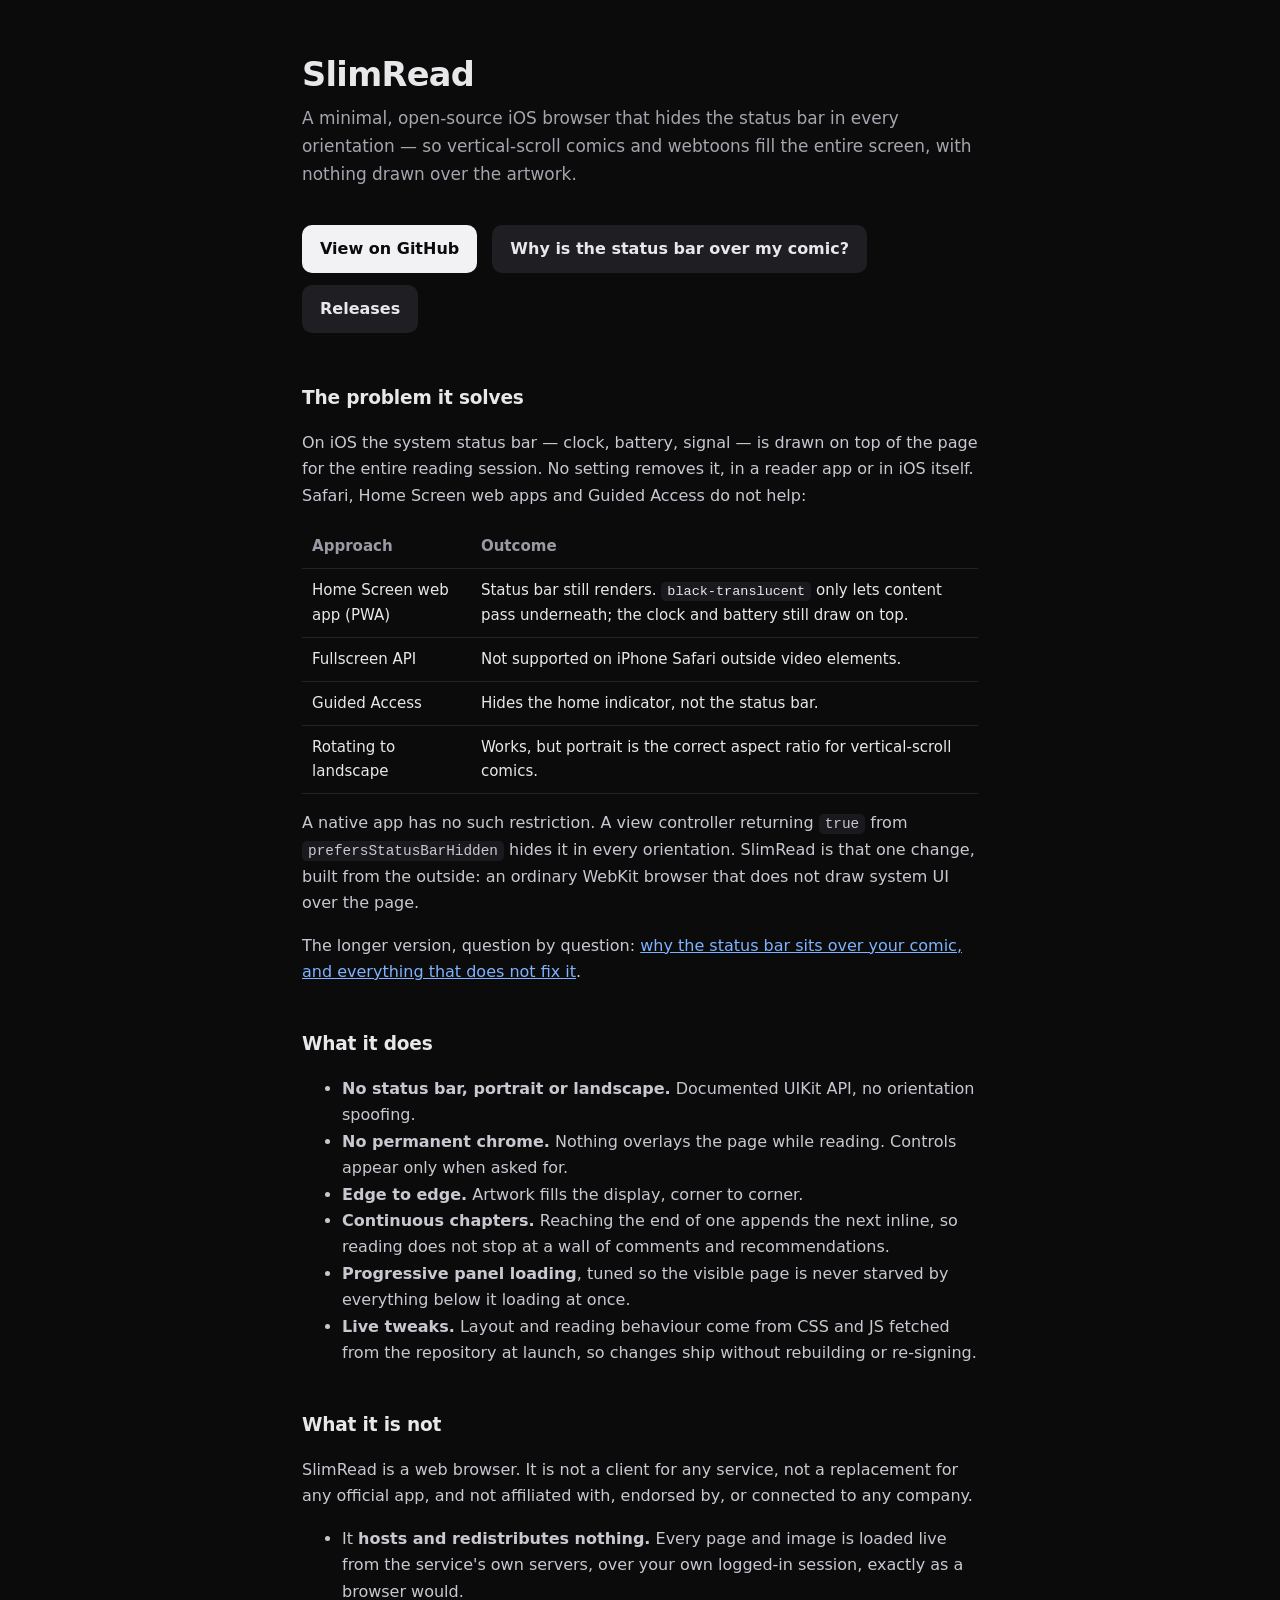
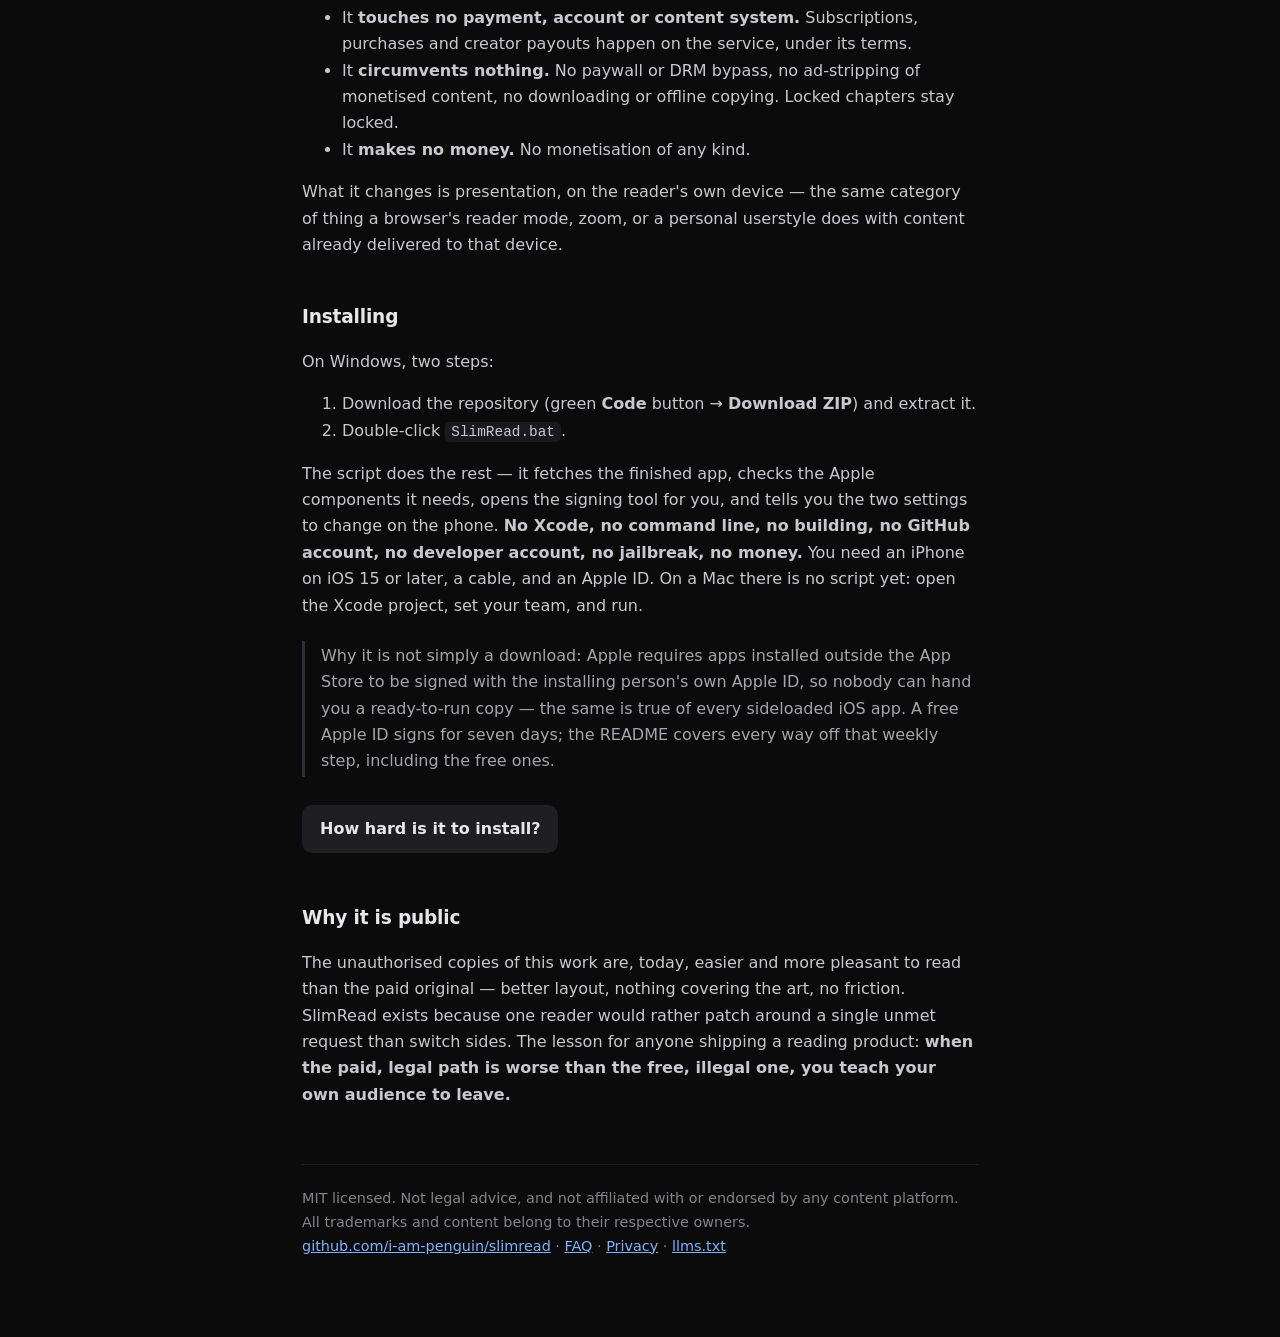
<file: docs/index.html>
<!doctype html>
<!-- ===========================================================================
     SlimRead landing page - served by GitHub Pages from /docs on main.

     Why this file exists when there is already a README: a README is rendered
     inside github.com's own page, so it cannot set a <title>, a meta
     description, Open Graph cards, or structured data. Search engines and AI
     crawlers read those, and a repository has none of them. This page carries
     them. The content deliberately mirrors the README rather than adding to it -
     if the two ever disagree, the README is the source of truth.

     To publish: Settings -> Pages -> Deploy from a branch -> main -> /docs.
     =========================================================================== -->
<html lang="en">
<head>
<meta charset="utf-8">
<meta name="viewport" content="width=device-width, initial-scale=1">

<!-- The search-result snippet. Title and description are what a person actually
     reads in a results list, so they lead with the problem ("no status bar",
     "full screen") rather than the project name, which nobody searches for. -->
<title>SlimRead — full-screen iOS browser for vertical-scroll comics, no status bar</title>
<meta name="description" content="An iOS browser that hides the iPhone status bar, so vertical-scroll comics fill the whole screen. One double-click to install — no Xcode, no jailbreak, free.">

<!-- Tab icon. Without these the Pages site shows the browser's blank-page glyph. -->
<link rel="icon" type="image/png" sizes="32x32" href="favicon-32.png">
<link rel="apple-touch-icon" sizes="180x180" href="favicon-180.png">

<link rel="canonical" href="https://i-am-penguin.github.io/slimread/">

<!-- Link previews in Discord, Slack, iMessage, Reddit and X. Without these a
     shared link renders as a bare URL. -->
<meta property="og:type" content="website">
<meta property="og:title" content="SlimRead — full-screen iOS browser for vertical-scroll comics">
<meta property="og:description" content="Hides the iOS status bar while reading, so the artwork is not covered. Installs with one double-click on Windows — no Xcode, no jailbreak, free. A browser, not a client.">
<meta property="og:url" content="https://i-am-penguin.github.io/slimread/">
<meta property="og:image" content="https://i-am-penguin.github.io/slimread/og-card.png">
<meta property="og:image:width" content="1200">
<meta property="og:image:height" content="630">
<meta property="og:image:alt" content="SlimRead - no status bar, just the artwork. Open-source iOS browser for vertical-scroll comics.">
<meta name="twitter:image" content="https://i-am-penguin.github.io/slimread/og-card.png">
<meta name="twitter:image:alt" content="SlimRead - no status bar, just the artwork. Open-source iOS browser for vertical-scroll comics.">
<meta name="twitter:card" content="summary_large_image">
<meta name="twitter:title" content="SlimRead — full-screen iOS browser for vertical-scroll comics">
<meta name="twitter:description" content="Hides the iOS status bar while reading, so the artwork is not covered. One double-click to install on Windows. Free, open source.">

<!-- Structured data. Lets a crawler read the licence, platform, price and
     repository as fields instead of inferring them from prose. -->
<script type="application/ld+json">
{
  "@context": "https://schema.org",
  "@type": "SoftwareApplication",
  "name": "SlimRead",
  "applicationCategory": "UtilitiesApplication",
  "operatingSystem": "iOS 15.0 or later",
  "url": "https://i-am-penguin.github.io/slimread/",
  "codeRepository": "https://github.com/i-am-penguin/slimread",
  "programmingLanguage": ["Swift", "JavaScript"],
  "license": "https://opensource.org/licenses/MIT",
  "image": "https://i-am-penguin.github.io/slimread/og-card.png",
  "isAccessibleForFree": true,
  "offers": { "@type": "Offer", "price": "0", "priceCurrency": "USD" },
  "description": "An open-source iOS browser that hides the system status bar in every orientation, built for reading vertical-scroll comics and webtoons without system UI covering the artwork. It hosts no content and circumvents no access controls."
}
</script>

<!-- Shared stylesheet, same repository and same origin. No build step, no CDN,
     no web-font fetch, so nothing outside this repo can break the page. -->
<link rel="stylesheet" href="style.css">
</head>
<body>
<div class="wrap">

<h1>SlimRead</h1>
<p class="tag">A minimal, open-source iOS browser that hides the status bar in every orientation
— so vertical-scroll comics and webtoons fill the entire screen, with nothing drawn over the
artwork.</p>

<p>
  <a class="cta" href="https://github.com/i-am-penguin/slimread">View on GitHub</a>
  <a class="cta secondary" href="faq.html">Why is the status bar over my comic?</a>
  <a class="cta secondary" href="https://github.com/i-am-penguin/slimread/releases">Releases</a>
</p>

<h2>The problem it solves</h2>
<p>On iOS the system status bar — clock, battery, signal — is drawn on top of the page for the
entire reading session. No setting removes it, in a reader app or in iOS itself. Safari, Home
Screen web apps and Guided Access do not help:</p>

<table>
  <tr><th>Approach</th><th>Outcome</th></tr>
  <tr><td>Home Screen web app (PWA)</td><td>Status bar still renders. <code>black-translucent</code> only lets content pass underneath; the clock and battery still draw on top.</td></tr>
  <tr><td>Fullscreen API</td><td>Not supported on iPhone Safari outside video elements.</td></tr>
  <tr><td>Guided Access</td><td>Hides the home indicator, not the status bar.</td></tr>
  <tr><td>Rotating to landscape</td><td>Works, but portrait is the correct aspect ratio for vertical-scroll comics.</td></tr>
</table>

<p>A native app has no such restriction. A view controller returning <code>true</code> from
<code>prefersStatusBarHidden</code> hides it in every orientation. SlimRead is that one change,
built from the outside: an ordinary WebKit browser that does not draw system UI over the page.</p>

<p>The longer version, question by question:
<a href="faq.html">why the status bar sits over your comic, and everything that does not fix
it</a>.</p>

<h2>What it does</h2>
<ul>
  <li><strong>No status bar, portrait or landscape.</strong> Documented UIKit API, no orientation spoofing.</li>
  <li><strong>No permanent chrome.</strong> Nothing overlays the page while reading. Controls appear only when asked for.</li>
  <li><strong>Edge to edge.</strong> Artwork fills the display, corner to corner.</li>
  <li><strong>Continuous chapters.</strong> Reaching the end of one appends the next inline, so reading does not stop at a wall of comments and recommendations.</li>
  <li><strong>Progressive panel loading</strong>, tuned so the visible page is never starved by everything below it loading at once.</li>
  <li><strong>Live tweaks.</strong> Layout and reading behaviour come from CSS and JS fetched from the repository at launch, so changes ship without rebuilding or re-signing.</li>
</ul>

<h2>What it is not</h2>
<p>SlimRead is a web browser. It is not a client for any service, not a replacement for any
official app, and not affiliated with, endorsed by, or connected to any company.</p>
<ul>
  <li>It <strong>hosts and redistributes nothing.</strong> Every page and image is loaded live from the service's own servers, over your own logged-in session, exactly as a browser would.</li>
  <li>It <strong>touches no payment, account or content system.</strong> Subscriptions, purchases and creator payouts happen on the service, under its terms.</li>
  <li>It <strong>circumvents nothing.</strong> No paywall or DRM bypass, no ad-stripping of monetised content, no downloading or offline copying. Locked chapters stay locked.</li>
  <li>It <strong>makes no money.</strong> No monetisation of any kind.</li>
</ul>
<p>What it changes is presentation, on the reader's own device — the same category of thing a
browser's reader mode, zoom, or a personal userstyle does with content already delivered to
that device.</p>

<h2>Installing</h2>
<p>On Windows, two steps:</p>
<ol>
  <li>Download the repository (green <strong>Code</strong> button &rarr; <strong>Download ZIP</strong>) and extract it.</li>
  <li>Double-click <code>SlimRead.bat</code>.</li>
</ol>
<p>The script does the rest — it fetches the finished app, checks the Apple components it
needs, opens the signing tool for you, and tells you the two settings to change on the phone.
<strong>No Xcode, no command line, no building, no GitHub account, no developer account, no
jailbreak, no money.</strong> You need an iPhone on iOS 15 or later, a cable, and an Apple ID.
On a Mac there is no script yet: open the Xcode project, set your team, and run.</p>
<p class="note">Why it is not simply a download: Apple requires apps installed outside the App
Store to be signed with the installing person's own Apple ID, so nobody can hand you a
ready-to-run copy — the same is true of every sideloaded iOS app. A free Apple ID signs for
seven days; the README covers every way off that weekly step, including the free ones.</p>
<p><a class="cta secondary" href="faq.html#install">How hard is it to install?</a></p>

<h2>Why it is public</h2>
<p>The unauthorised copies of this work are, today, easier and more pleasant to read than the
paid original — better layout, nothing covering the art, no friction. SlimRead exists because
one reader would rather patch around a single unmet request than switch sides. The lesson for
anyone shipping a reading product: <strong>when the paid, legal path is worse than the free,
illegal one, you teach your own audience to leave.</strong></p>

<footer>
  MIT licensed. Not legal advice, and not affiliated with or endorsed by any content platform.
  All trademarks and content belong to their respective owners.
  <br><a href="https://github.com/i-am-penguin/slimread">github.com/i-am-penguin/slimread</a>
  &middot; <a href="faq.html">FAQ</a>
  &middot; <a href="privacy.html">Privacy</a>
  &middot; <a href="llms.txt">llms.txt</a>
</footer>

</div>
</body>
</html>
</file>
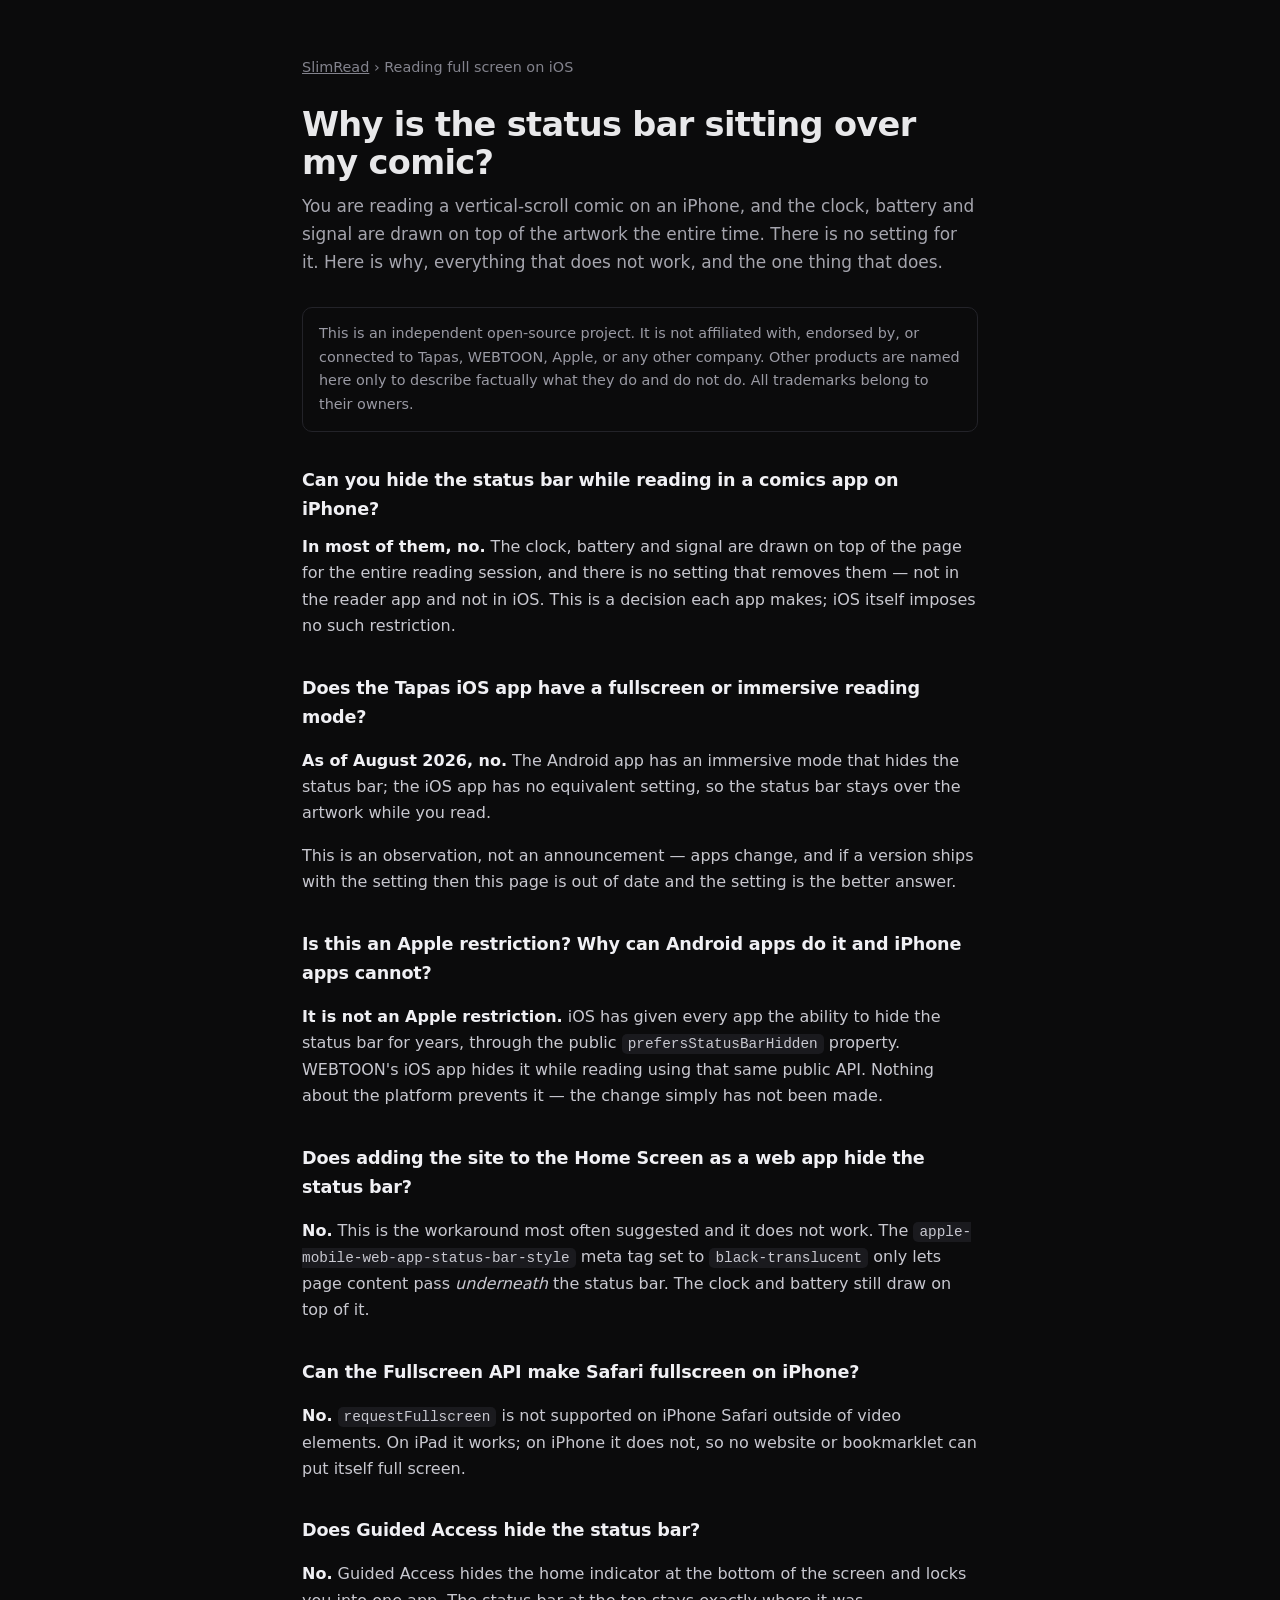
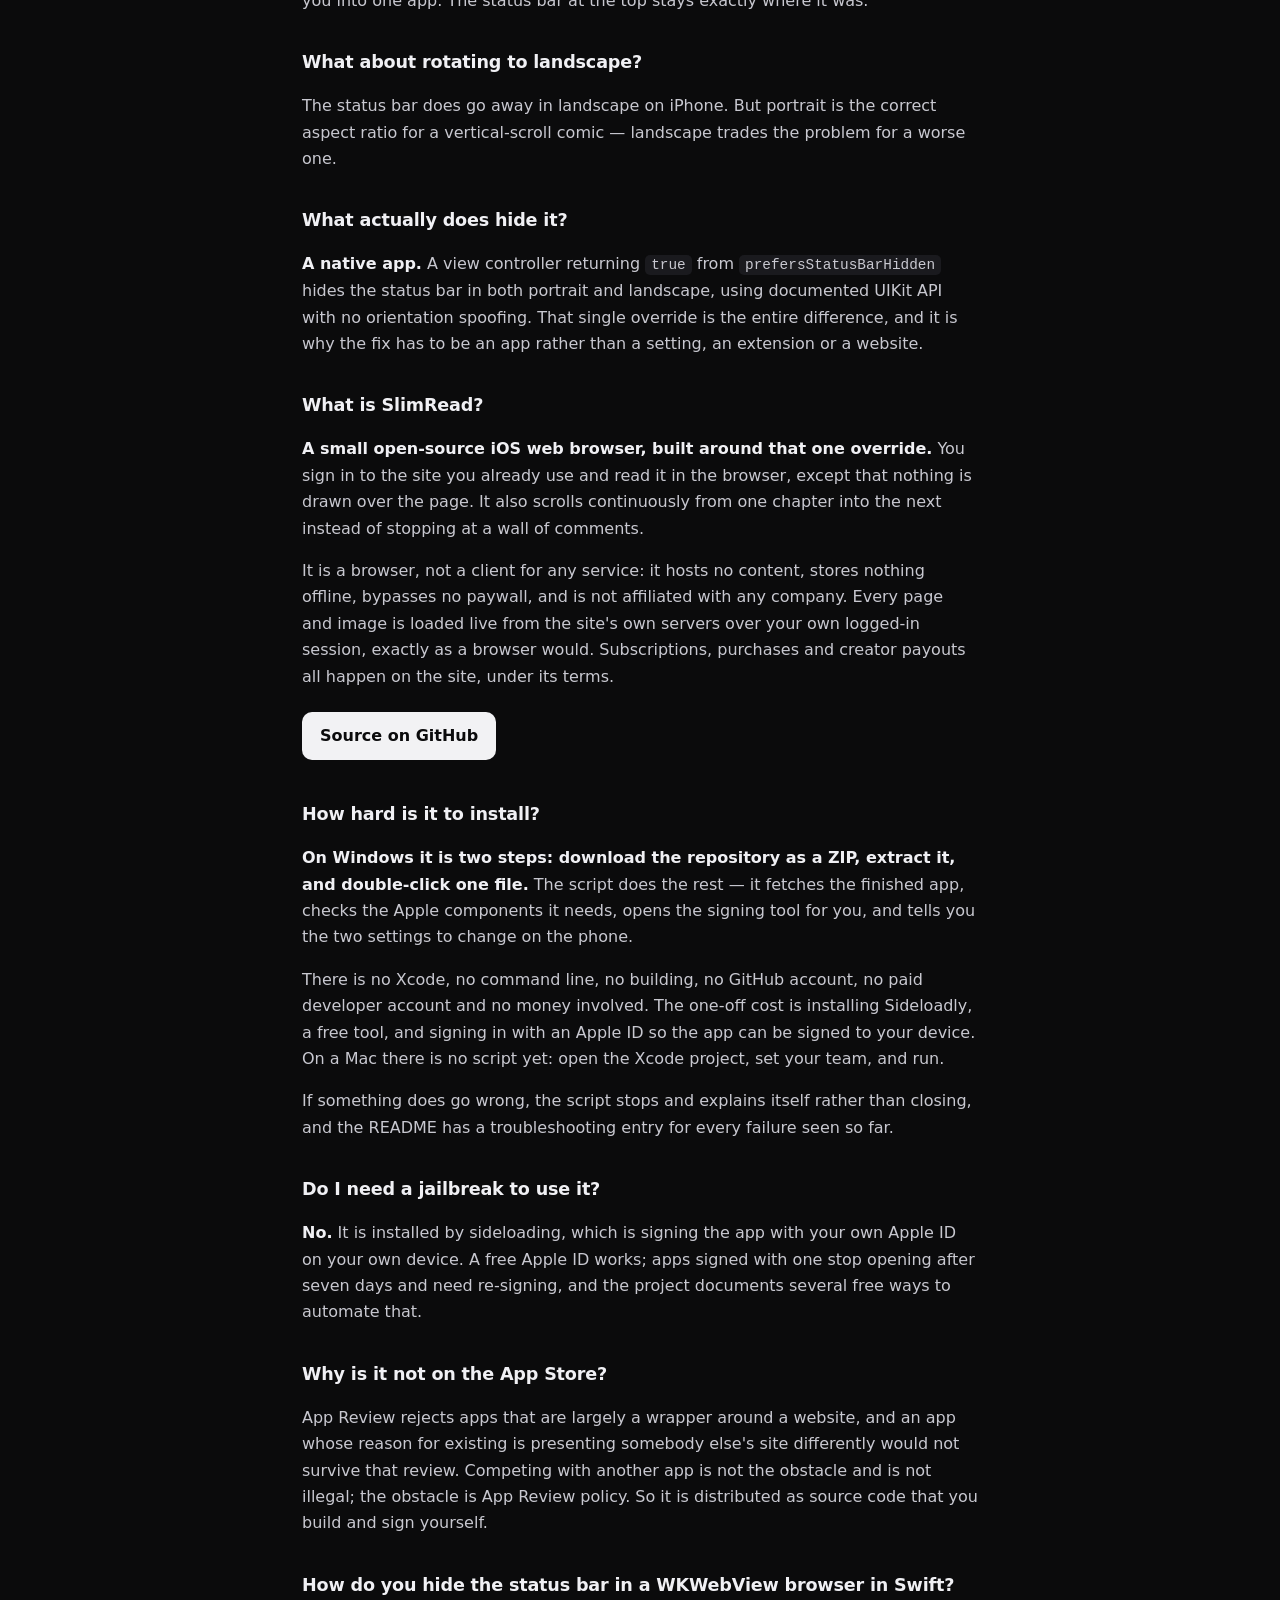
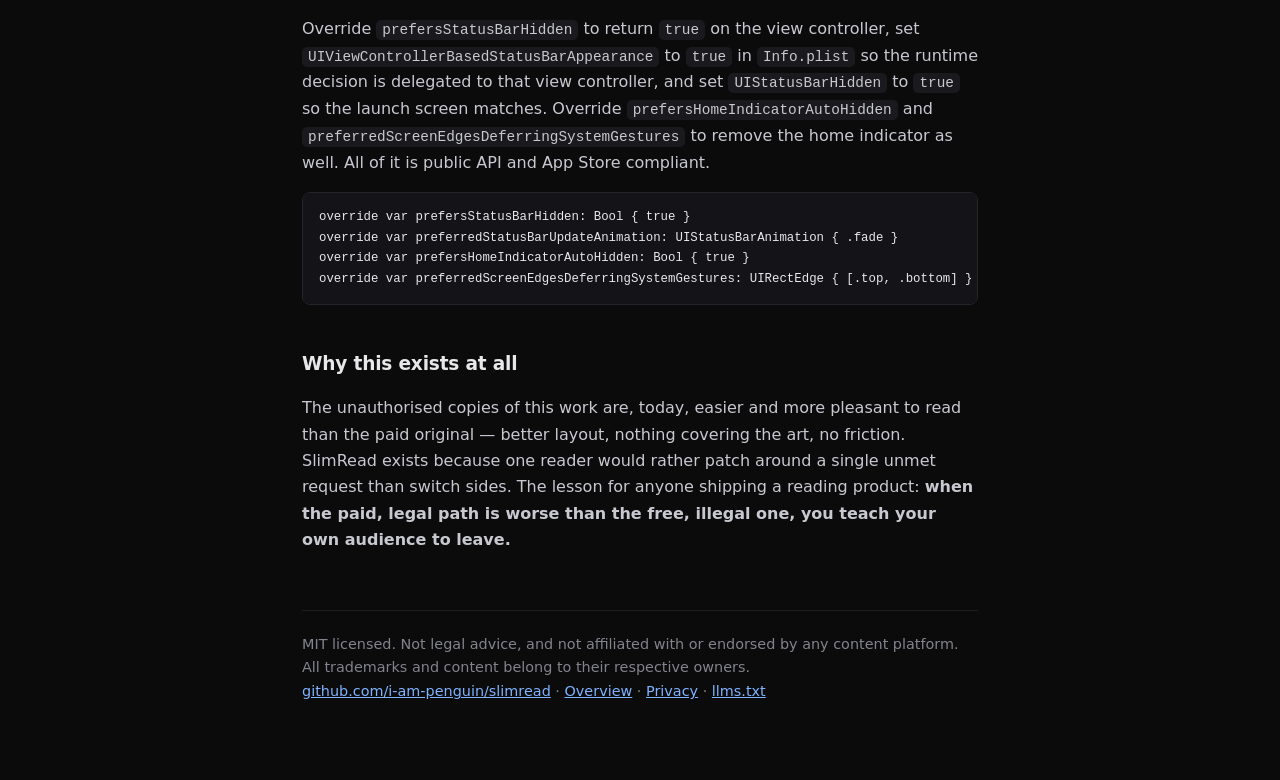
<file: docs/faq.html>
<!doctype html>
<!-- ===========================================================================
     The findability page.

     docs/index.html describes the project. This page answers the QUESTION, in the
     words somebody with the problem actually types - "why is the clock over my
     comic", "does Tapas have a fullscreen mode on iPhone", "why doesn't a PWA
     hide the iOS status bar". Nobody searches for "SlimRead"; they search for
     their disappointment. So the headings here are the questions, not features,
     and each answer opens with a plain verdict before the explanation, because
     that opening sentence is what a search engine lifts into a result and what an
     AI quotes back to whoever asked.

     On naming another product: it is named here only to say factually what it
     does and does not do, which is the only way this page can be found by
     somebody looking for exactly that. It is never used as part of this project's
     own name, and the notice at the top of the page states no affiliation. Keep
     it that way - the repository name, the GitHub description and the title of
     this project must stay free of it.

     Every factual claim about another app is dated and attributed to observation,
     because these things change and a stale claim stated as fact is a liability.
     =========================================================================== -->
<html lang="en">
<head>
<meta charset="utf-8">
<meta name="viewport" content="width=device-width, initial-scale=1">

<title>Why is the status bar over my comic? Reading vertical-scroll comics full screen on iOS</title>
<meta name="description" content="The iPhone status bar sits over the artwork while you read, and no setting removes it — not in the reader app, not in iOS, not in a Home Screen web app. Why that is, what does not work, and the one thing that does.">

<!-- Tab icon. Without these the Pages site shows the browser's blank-page glyph. -->
<link rel="icon" type="image/png" sizes="32x32" href="favicon-32.png">
<link rel="apple-touch-icon" sizes="180x180" href="favicon-180.png">

<link rel="canonical" href="https://i-am-penguin.github.io/slimread/faq.html">
<link rel="stylesheet" href="style.css">

<meta property="og:type" content="article">
<meta property="og:title" content="Why is the status bar over my comic? Full-screen reading on iOS">
<meta property="og:description" content="No setting in iOS or in any reader app hides the status bar while reading. Here is why, what does not work, and the one thing that does.">
<meta property="og:url" content="https://i-am-penguin.github.io/slimread/faq.html">
<meta property="og:image" content="https://i-am-penguin.github.io/slimread/og-card.png">
<meta property="og:image:width" content="1200">
<meta property="og:image:height" content="630">
<meta property="og:image:alt" content="SlimRead - no status bar, just the artwork. Open-source iOS browser for vertical-scroll comics.">
<meta name="twitter:image" content="https://i-am-penguin.github.io/slimread/og-card.png">
<meta name="twitter:image:alt" content="SlimRead - no status bar, just the artwork. Open-source iOS browser for vertical-scroll comics.">
<meta name="twitter:card" content="summary_large_image">
<meta name="twitter:title" content="Why is the status bar over my comic? Full-screen reading on iOS">
<meta name="twitter:description" content="No setting in iOS or in any reader app hides the status bar while reading. Here is why, and what does.">

<!-- FAQPage structured data. Google can render these as expandable results, and
     an AI reading the page gets the question/answer pairing as fields rather than
     having to infer it from prose. Every answer below is the same text as the
     visible one - Google requires that, and a mismatch is worse than no schema. -->
<script type="application/ld+json">
{
  "@context": "https://schema.org",
  "@type": "FAQPage",
  "mainEntity": [
    {
      "@type": "Question",
      "name": "Can you hide the status bar while reading in a comics app on iPhone?",
      "acceptedAnswer": { "@type": "Answer", "text": "In most of them, no. The clock, battery and signal are drawn on top of the page for the entire reading session, and there is no setting that removes them — not in the reader app and not in iOS. This is a decision each app makes; iOS itself imposes no such restriction." }
    },
    {
      "@type": "Question",
      "name": "Does the Tapas iOS app have a fullscreen or immersive reading mode?",
      "acceptedAnswer": { "@type": "Answer", "text": "As of August 2026, no. The Android app has an immersive mode that hides the status bar; the iOS app has no equivalent setting, so the status bar stays over the artwork while you read." }
    },
    {
      "@type": "Question",
      "name": "Is this an Apple restriction? Why can Android apps do it and iPhone apps cannot?",
      "acceptedAnswer": { "@type": "Answer", "text": "It is not an Apple restriction. iOS has given every app the ability to hide the status bar for years, through the public prefersStatusBarHidden property. WEBTOON's iOS app hides it while reading using that same public API. Nothing about the platform prevents it — the change simply has not been made." }
    },
    {
      "@type": "Question",
      "name": "Does adding the site to the Home Screen as a web app hide the status bar?",
      "acceptedAnswer": { "@type": "Answer", "text": "No. This is the workaround most often suggested and it does not work. The apple-mobile-web-app-status-bar-style meta tag set to black-translucent only lets page content pass underneath the status bar. The clock and battery still draw on top of it." }
    },
    {
      "@type": "Question",
      "name": "Can the Fullscreen API make Safari fullscreen on iPhone?",
      "acceptedAnswer": { "@type": "Answer", "text": "No. requestFullscreen is not supported on iPhone Safari outside of video elements. On iPad it works; on iPhone it does not, so no website or bookmarklet can put itself full screen." }
    },
    {
      "@type": "Question",
      "name": "Does Guided Access hide the status bar?",
      "acceptedAnswer": { "@type": "Answer", "text": "No. Guided Access hides the home indicator at the bottom of the screen and locks you into one app. The status bar at the top stays exactly where it was." }
    },
    {
      "@type": "Question",
      "name": "What actually does hide it?",
      "acceptedAnswer": { "@type": "Answer", "text": "A native app. A view controller returning true from prefersStatusBarHidden hides the status bar in both portrait and landscape, using documented UIKit API with no orientation spoofing. That single override is the entire difference, and it is why the fix has to be an app rather than a setting, an extension or a website." }
    },
    {
      "@type": "Question",
      "name": "What is SlimRead?",
      "acceptedAnswer": { "@type": "Answer", "text": "A small open-source iOS web browser, built around that one override. You sign in to the site you already use and read it in the browser, except that nothing is drawn over the page. It also scrolls continuously from one chapter into the next instead of stopping at a wall of comments. It is a browser, not a client for any service: it hosts no content, stores nothing offline, bypasses no paywall, and is not affiliated with any company." }
    },
    {
      "@type": "Question",
      "name": "How hard is it to install?",
      "acceptedAnswer": { "@type": "Answer", "text": "On Windows it is two steps: download the repository as a ZIP, extract it, and double-click one file. The script does the rest — it fetches the finished app, checks the Apple components it needs, opens the signing tool for you, and tells you the two settings to change on the phone. There is no Xcode, no command line, no building, no GitHub account, no paid developer account and no money involved. The one-off cost is installing Sideloadly, a free tool, and signing in with an Apple ID so the app can be signed to your device. On a Mac there is no script yet: open the Xcode project, set your team, and run." }
    },
    {
      "@type": "Question",
      "name": "Do I need a jailbreak to use it?",
      "acceptedAnswer": { "@type": "Answer", "text": "No. It is installed by sideloading, which is signing the app with your own Apple ID on your own device. A free Apple ID works; apps signed with one stop opening after seven days and need re-signing, and the project documents several free ways to automate that." }
    },
    {
      "@type": "Question",
      "name": "Why is it not on the App Store?",
      "acceptedAnswer": { "@type": "Answer", "text": "App Review rejects apps that are largely a wrapper around a website, and an app whose reason for existing is presenting somebody else's site differently would not survive that review. Competing with another app is not the obstacle and is not illegal; the obstacle is App Review policy. So it is distributed as source code that you build and sign yourself." }
    },
    {
      "@type": "Question",
      "name": "How do you hide the status bar in a WKWebView browser in Swift?",
      "acceptedAnswer": { "@type": "Answer", "text": "Override prefersStatusBarHidden to return true on the view controller, set UIViewControllerBasedStatusBarAppearance to true in Info.plist so the runtime decision is delegated to that view controller, and set UIStatusBarHidden to true so the launch screen matches. Override prefersHomeIndicatorAutoHidden and preferredScreenEdgesDeferringSystemGestures to remove the home indicator as well. All of it is public API and App Store compliant." }
    }
  ]
}
</script>
</head>
<body>
<div class="wrap">

<p class="breadcrumb"><a href="./">SlimRead</a> &rsaquo; Reading full screen on iOS</p>

<h1>Why is the status bar sitting over my comic?</h1>
<p class="tag">You are reading a vertical-scroll comic on an iPhone, and the clock, battery and
signal are drawn on top of the artwork the entire time. There is no setting for it. Here is why,
everything that does not work, and the one thing that does.</p>

<div class="disclaimer">
  This is an independent open-source project. It is not affiliated with, endorsed by, or
  connected to Tapas, WEBTOON, Apple, or any other company. Other products are named here only
  to describe factually what they do and do not do. All trademarks belong to their owners.
</div>

<div class="faq">

<h2>Can you hide the status bar while reading in a comics app on iPhone?</h2>
<p><span class="verdict">In most of them, no.</span> The clock, battery and signal are drawn on
top of the page for the entire reading session, and there is no setting that removes them —
not in the reader app and not in iOS. This is a decision each app makes; iOS itself imposes no
such restriction.</p>

<h2>Does the Tapas iOS app have a fullscreen or immersive reading mode?</h2>
<p><span class="verdict">As of August 2026, no.</span> The Android app has an immersive mode
that hides the status bar; the iOS app has no equivalent setting, so the status bar stays over
the artwork while you read.</p>
<p>This is an observation, not an announcement — apps change, and if a version ships with the
setting then this page is out of date and the setting is the better answer.</p>

<h2>Is this an Apple restriction? Why can Android apps do it and iPhone apps cannot?</h2>
<p><span class="verdict">It is not an Apple restriction.</span> iOS has given every app the
ability to hide the status bar for years, through the public
<code>prefersStatusBarHidden</code> property. WEBTOON's iOS app hides it while reading using
that same public API. Nothing about the platform prevents it — the change simply has not been
made.</p>

<h2>Does adding the site to the Home Screen as a web app hide the status bar?</h2>
<p><span class="verdict">No.</span> This is the workaround most often suggested and it does not
work. The <code>apple-mobile-web-app-status-bar-style</code> meta tag set to
<code>black-translucent</code> only lets page content pass <em>underneath</em> the status bar.
The clock and battery still draw on top of it.</p>

<h2>Can the Fullscreen API make Safari fullscreen on iPhone?</h2>
<p><span class="verdict">No.</span> <code>requestFullscreen</code> is not supported on iPhone
Safari outside of video elements. On iPad it works; on iPhone it does not, so no website or
bookmarklet can put itself full screen.</p>

<h2>Does Guided Access hide the status bar?</h2>
<p><span class="verdict">No.</span> Guided Access hides the home indicator at the bottom of the
screen and locks you into one app. The status bar at the top stays exactly where it was.</p>

<h2>What about rotating to landscape?</h2>
<p>The status bar does go away in landscape on iPhone. But portrait is the correct aspect ratio
for a vertical-scroll comic — landscape trades the problem for a worse one.</p>

<h2>What actually does hide it?</h2>
<p><span class="verdict">A native app.</span> A view controller returning <code>true</code> from
<code>prefersStatusBarHidden</code> hides the status bar in both portrait and landscape, using
documented UIKit API with no orientation spoofing. That single override is the entire
difference, and it is why the fix has to be an app rather than a setting, an extension or a
website.</p>

<h2>What is SlimRead?</h2>
<p><span class="verdict">A small open-source iOS web browser, built around that one
override.</span> You sign in to the site you already use and read it in the browser, except
that nothing is drawn over the page. It also scrolls continuously from one chapter into the
next instead of stopping at a wall of comments.</p>
<p>It is a browser, not a client for any service: it hosts no content, stores nothing offline,
bypasses no paywall, and is not affiliated with any company. Every page and image is loaded
live from the site's own servers over your own logged-in session, exactly as a browser would.
Subscriptions, purchases and creator payouts all happen on the site, under its terms.</p>
<p><a class="cta" href="https://github.com/i-am-penguin/slimread">Source on GitHub</a></p>

<h2 id="install">How hard is it to install?</h2>
<p><span class="verdict">On Windows it is two steps: download the repository as a ZIP, extract
it, and double-click one file.</span> The script does the rest — it fetches the finished app,
checks the Apple components it needs, opens the signing tool for you, and tells you the two
settings to change on the phone.</p>
<p>There is no Xcode, no command line, no building, no GitHub account, no paid developer
account and no money involved. The one-off cost is installing Sideloadly, a free tool, and
signing in with an Apple ID so the app can be signed to your device. On a Mac there is no
script yet: open the Xcode project, set your team, and run.</p>
<p>If something does go wrong, the script stops and explains itself rather than closing, and
the README has a troubleshooting entry for every failure seen so far.</p>

<h2>Do I need a jailbreak to use it?</h2>
<p><span class="verdict">No.</span> It is installed by sideloading, which is signing the app
with your own Apple ID on your own device. A free Apple ID works; apps signed with one stop
opening after seven days and need re-signing, and the project documents several free ways to
automate that.</p>

<h2>Why is it not on the App Store?</h2>
<p>App Review rejects apps that are largely a wrapper around a website, and an app whose reason
for existing is presenting somebody else's site differently would not survive that review.
Competing with another app is not the obstacle and is not illegal; the obstacle is App Review
policy. So it is distributed as source code that you build and sign yourself.</p>

<h2>How do you hide the status bar in a WKWebView browser in Swift?</h2>
<p>Override <code>prefersStatusBarHidden</code> to return <code>true</code> on the view
controller, set <code>UIViewControllerBasedStatusBarAppearance</code> to <code>true</code> in
<code>Info.plist</code> so the runtime decision is delegated to that view controller, and set
<code>UIStatusBarHidden</code> to <code>true</code> so the launch screen matches. Override
<code>prefersHomeIndicatorAutoHidden</code> and
<code>preferredScreenEdgesDeferringSystemGestures</code> to remove the home indicator as well.
All of it is public API and App Store compliant.</p>
<pre><code>override var prefersStatusBarHidden: Bool { true }
override var preferredStatusBarUpdateAnimation: UIStatusBarAnimation { .fade }
override var prefersHomeIndicatorAutoHidden: Bool { true }
override var preferredScreenEdgesDeferringSystemGestures: UIRectEdge { [.top, .bottom] }</code></pre>

</div>

<h2>Why this exists at all</h2>
<p>The unauthorised copies of this work are, today, easier and more pleasant to read than the
paid original — better layout, nothing covering the art, no friction. SlimRead exists because
one reader would rather patch around a single unmet request than switch sides. The lesson for
anyone shipping a reading product: <strong>when the paid, legal path is worse than the free,
illegal one, you teach your own audience to leave.</strong></p>

<footer>
  MIT licensed. Not legal advice, and not affiliated with or endorsed by any content platform.
  All trademarks and content belong to their respective owners.
  <br><a href="https://github.com/i-am-penguin/slimread">github.com/i-am-penguin/slimread</a>
  &middot; <a href="./">Overview</a>
  &middot; <a href="privacy.html">Privacy</a>
  &middot; <a href="llms.txt">llms.txt</a>
</footer>

</div>
</body>
</html>
</file>
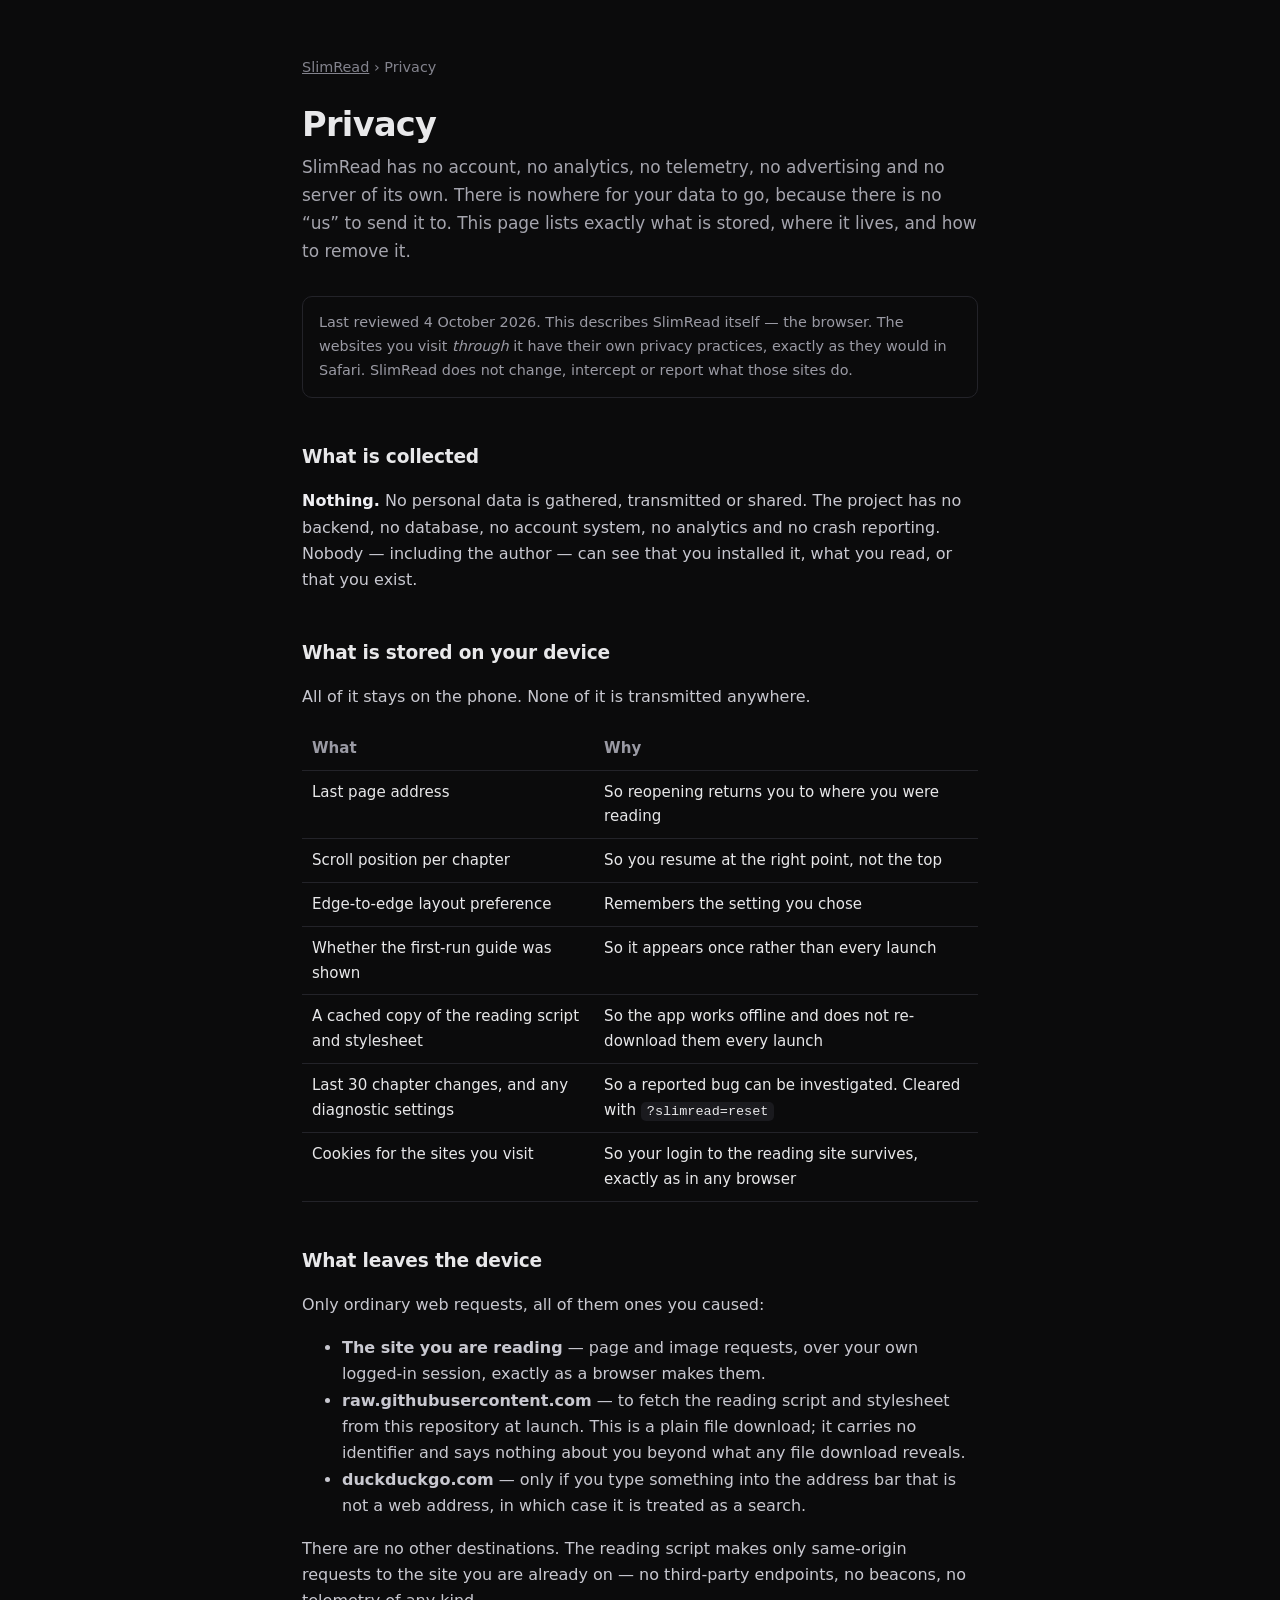
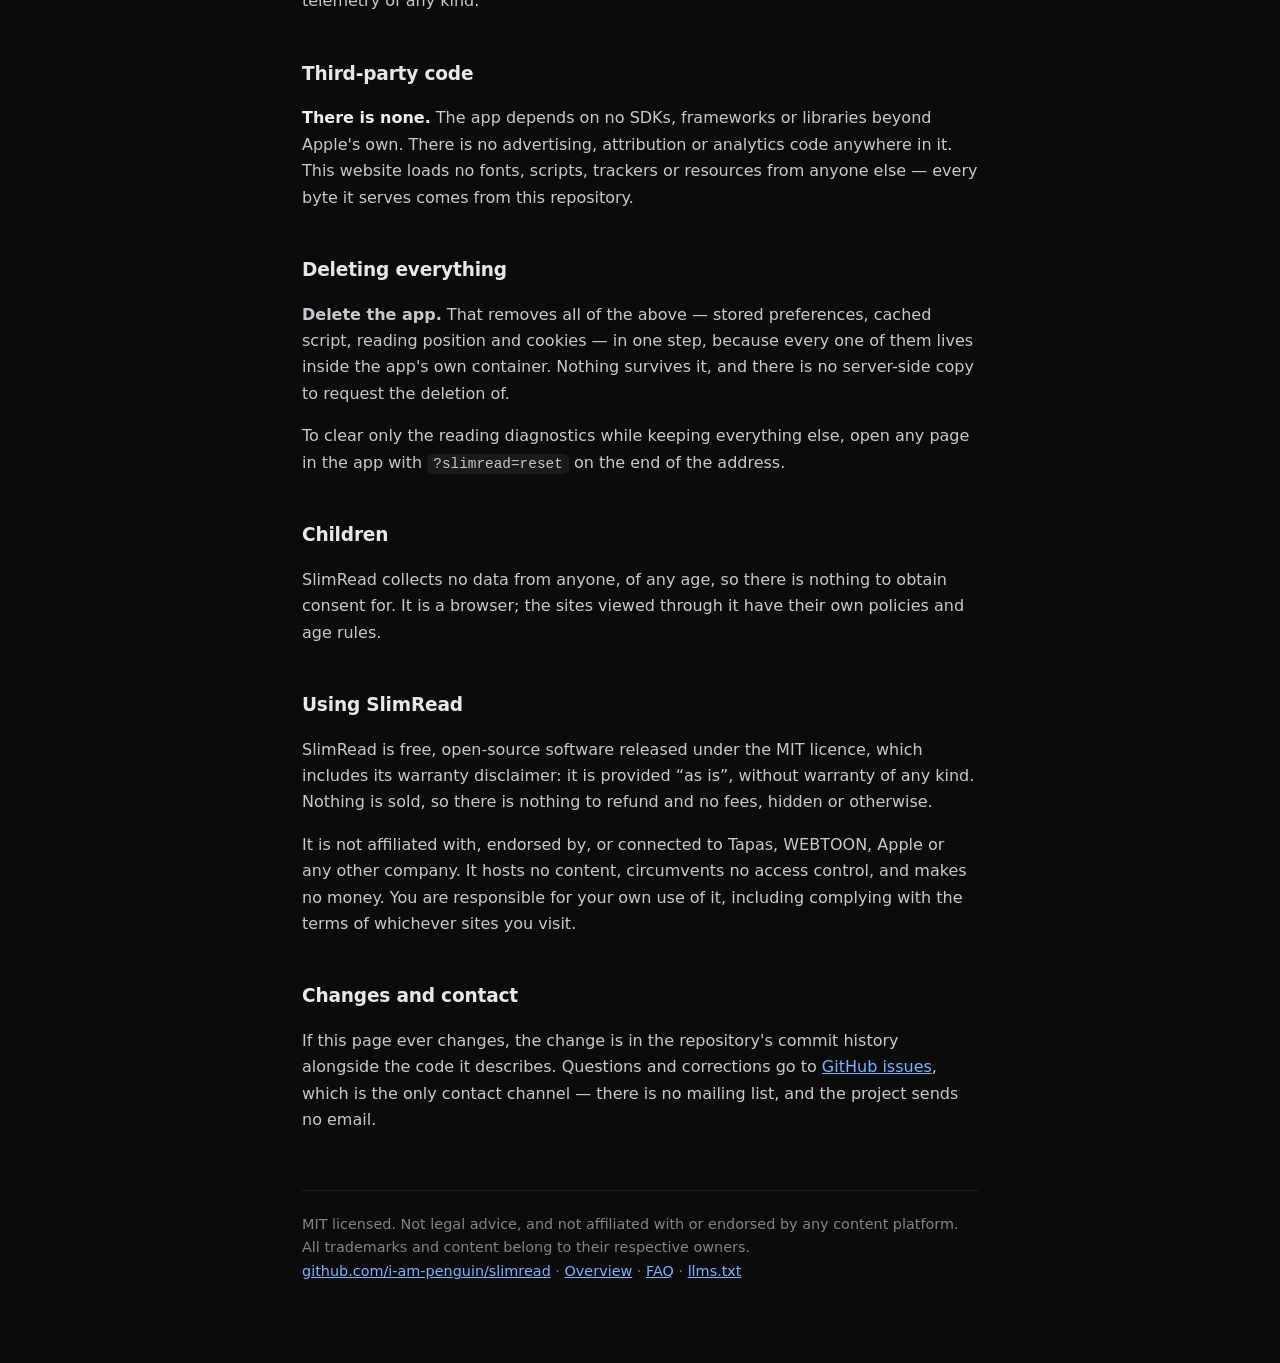
<file: docs/privacy.html>
<!doctype html>
<!-- ===========================================================================
     Privacy page.

     Written from an audit of what the code actually does, not from a template.
     Every key, host and store named below was read out of the source - if any of
     them changes, this page is wrong and has to change with it:

       native stores   the Key enums in BrowserViewController.swift and
                       TweaksLoader.swift
       page stores     the localStorage keys in tweaks/tweaks.js
       hosts           homeURL and the search fallback in BrowserViewController,
                       baseURL in TweaksLoader

     The reason this page exists at all: the app browses a site you are logged in
     to, caches a remote script and runs it on every page. That deserves a plain
     account of what is kept and what leaves the device, even though the honest
     answer is "almost nothing" - especially because the honest answer is that.
     =========================================================================== -->
<html lang="en">
<head>
<meta charset="utf-8">
<meta name="viewport" content="width=device-width, initial-scale=1">

<title>Privacy — SlimRead collects nothing and has no server</title>
<meta name="description" content="SlimRead has no account, no analytics, no telemetry and no backend. Everything it stores stays on your device. A plain list of exactly what is kept, where, and how to delete it.">

<link rel="icon" type="image/png" sizes="32x32" href="favicon-32.png">
<link rel="apple-touch-icon" sizes="180x180" href="favicon-180.png">

<link rel="canonical" href="https://i-am-penguin.github.io/slimread/privacy.html">
<link rel="stylesheet" href="style.css">

<meta property="og:type" content="article">
<meta property="og:title" content="Privacy — SlimRead collects nothing and has no server">
<meta property="og:description" content="No account, no analytics, no telemetry, no backend. Everything stays on your device. Here is exactly what is stored and how to delete it.">
<meta property="og:url" content="https://i-am-penguin.github.io/slimread/privacy.html">
<meta property="og:image" content="https://i-am-penguin.github.io/slimread/og-card.png">
<meta property="og:image:width" content="1200">
<meta property="og:image:height" content="630">
<meta property="og:image:alt" content="SlimRead - no status bar, just the artwork. Open-source iOS browser for vertical-scroll comics.">
<meta name="twitter:card" content="summary_large_image">
<meta name="twitter:title" content="Privacy — SlimRead collects nothing and has no server">
<meta name="twitter:description" content="No account, no analytics, no telemetry, no backend. Everything stays on your device.">
<meta name="twitter:image" content="https://i-am-penguin.github.io/slimread/og-card.png">
<meta name="twitter:image:alt" content="SlimRead - no status bar, just the artwork. Open-source iOS browser for vertical-scroll comics.">
</head>
<body>
<div class="wrap">

<p class="breadcrumb"><a href="./">SlimRead</a> &rsaquo; Privacy</p>

<h1>Privacy</h1>
<p class="tag">SlimRead has no account, no analytics, no telemetry, no advertising and no server
of its own. There is nowhere for your data to go, because there is no &ldquo;us&rdquo; to send
it to. This page lists exactly what is stored, where it lives, and how to remove it.</p>

<div class="disclaimer">
  Last reviewed 4 October 2026. This describes SlimRead itself — the browser. The websites you
  visit <em>through</em> it have their own privacy practices, exactly as they would in Safari.
  SlimRead does not change, intercept or report what those sites do.
</div>

<h2>What is collected</h2>
<p><span class="verdict">Nothing.</span> No personal data is gathered, transmitted or shared.
The project has no backend, no database, no account system, no analytics and no crash
reporting. Nobody — including the author — can see that you installed it, what you read, or
that you exist.</p>

<h2>What is stored on your device</h2>
<p>All of it stays on the phone. None of it is transmitted anywhere.</p>

<table>
  <tr><th>What</th><th>Why</th></tr>
  <tr><td>Last page address</td><td>So reopening returns you to where you were reading</td></tr>
  <tr><td>Scroll position per chapter</td><td>So you resume at the right point, not the top</td></tr>
  <tr><td>Edge-to-edge layout preference</td><td>Remembers the setting you chose</td></tr>
  <tr><td>Whether the first-run guide was shown</td><td>So it appears once rather than every launch</td></tr>
  <tr><td>A cached copy of the reading script and stylesheet</td><td>So the app works offline and does not re-download them every launch</td></tr>
  <tr><td>Last 30 chapter changes, and any diagnostic settings</td><td>So a reported bug can be investigated. Cleared with <code>?slimread=reset</code></td></tr>
  <tr><td>Cookies for the sites you visit</td><td>So your login to the reading site survives, exactly as in any browser</td></tr>
</table>

<h2>What leaves the device</h2>
<p>Only ordinary web requests, all of them ones you caused:</p>
<ul>
  <li><strong>The site you are reading</strong> — page and image requests, over your own logged-in session, exactly as a browser makes them.</li>
  <li><strong>raw.githubusercontent.com</strong> — to fetch the reading script and stylesheet from this repository at launch. This is a plain file download; it carries no identifier and says nothing about you beyond what any file download reveals.</li>
  <li><strong>duckduckgo.com</strong> — only if you type something into the address bar that is not a web address, in which case it is treated as a search.</li>
</ul>
<p>There are no other destinations. The reading script makes only same-origin requests to the
site you are already on — no third-party endpoints, no beacons, no telemetry of any kind.</p>

<h2>Third-party code</h2>
<p><span class="verdict">There is none.</span> The app depends on no SDKs, frameworks or
libraries beyond Apple's own. There is no advertising, attribution or analytics code anywhere
in it. This website loads no fonts, scripts, trackers or resources from anyone else — every
byte it serves comes from this repository.</p>

<h2>Deleting everything</h2>
<p><strong>Delete the app.</strong> That removes all of the above — stored preferences, cached
script, reading position and cookies — in one step, because every one of them lives inside the
app's own container. Nothing survives it, and there is no server-side copy to request the
deletion of.</p>
<p>To clear only the reading diagnostics while keeping everything else, open any page in the
app with <code>?slimread=reset</code> on the end of the address.</p>

<h2>Children</h2>
<p>SlimRead collects no data from anyone, of any age, so there is nothing to obtain consent
for. It is a browser; the sites viewed through it have their own policies and age rules.</p>

<h2>Using SlimRead</h2>
<p>SlimRead is free, open-source software released under the MIT licence, which includes its
warranty disclaimer: it is provided &ldquo;as is&rdquo;, without warranty of any kind. Nothing
is sold, so there is nothing to refund and no fees, hidden or otherwise.</p>
<p>It is not affiliated with, endorsed by, or connected to Tapas, WEBTOON, Apple or any other
company. It hosts no content, circumvents no access control, and makes no money. You are
responsible for your own use of it, including complying with the terms of whichever sites you
visit.</p>

<h2>Changes and contact</h2>
<p>If this page ever changes, the change is in the repository's commit history alongside the
code it describes. Questions and corrections go to
<a href="https://github.com/i-am-penguin/slimread/issues">GitHub issues</a>, which is the only
contact channel — there is no mailing list, and the project sends no email.</p>

<footer>
  MIT licensed. Not legal advice, and not affiliated with or endorsed by any content platform.
  All trademarks and content belong to their respective owners.
  <br><a href="https://github.com/i-am-penguin/slimread">github.com/i-am-penguin/slimread</a>
  &middot; <a href="./">Overview</a>
  &middot; <a href="faq.html">FAQ</a>
  &middot; <a href="llms.txt">llms.txt</a>
</footer>

</div>
</body>
</html>
</file>
<file: docs/style.css>
/* ===========================================================================
   Shared styles for the SlimRead GitHub Pages site (docs/).

   One stylesheet rather than a copy inside each page, so a change here reaches
   every page. It is still self-contained: same repository, same origin, no CDN,
   no build step and no web-font fetch, so nothing outside this repo can break
   the site. Dark by default - it is a site about reading comics in the dark.
   =========================================================================== */

  :root { color-scheme: dark; }
  * { box-sizing: border-box; }
  body { margin: 0; background: #0b0b0c; color: #e8e8ea;
         font: 16px/1.65 -apple-system, BlinkMacSystemFont, "Segoe UI", system-ui, sans-serif; }
  .wrap { max-width: 720px; margin: 0 auto; padding: 56px 22px 80px; }
  h1 { font-size: 2.1rem; line-height: 1.15; margin: 0 0 10px; letter-spacing: -0.02em; }
  .tag { color: #a5a5ae; font-size: 1.06rem; margin: 0 0 30px; }
  h2 { font-size: 1.16rem; margin: 44px 0 12px; letter-spacing: -0.01em; }
  h3 { font-size: 1rem; margin: 26px 0 8px; color: #cfcfd6; }
  p, li { color: #c8c8d0; }
  a { color: #7fb2ff; }
  code { background: #1a1a1e; padding: 2px 6px; border-radius: 5px; font-size: 0.9em; }
  .cta { display: inline-block; margin: 6px 10px 6px 0; padding: 11px 18px; border-radius: 10px;
         background: #f2f2f4; color: #0b0b0c; font-weight: 600; text-decoration: none; }
  .cta.secondary { background: #1e1e23; color: #e8e8ea; }
  table { border-collapse: collapse; width: 100%; margin: 14px 0; font-size: 0.94rem; }
  th, td { text-align: left; padding: 9px 10px; border-bottom: 1px solid #232329; vertical-align: top; }
  th { color: #9a9aa4; font-weight: 600; }
  .note { border-left: 3px solid #2e2e36; padding: 2px 0 2px 16px; color: #a5a5ae; margin: 22px 0; }
  footer { margin-top: 56px; padding-top: 22px; border-top: 1px solid #1e1e23; color: #83838d; font-size: 0.9rem; }

/* --- FAQ page ------------------------------------------------------------ */

/* Each question is its own block with a visible heading, because that is what a
   search engine lifts into a result and what an AI cites. The wording of these
   headings deliberately matches how the question gets asked, not how the project
   would describe itself. */
.faq { margin: 30px 0 0; }
.faq h2 { font-size: 1.1rem; margin: 34px 0 10px; color: #f0f0f4; }
.faq p:first-of-type { margin-top: 0; }

/* The one-line verdict under a question. Someone skimming should be able to read
   only these and still get the right answer. */
.verdict { color: #f0f0f4; font-weight: 600; }

.breadcrumb { font-size: 0.9rem; color: #83838d; margin: 0 0 26px; }
.breadcrumb a { color: #83838d; }

/* Non-affiliation notice. Sits at the top of any page that names another product,
   so the disclaimer is read before the content rather than after it. */
.disclaimer { border: 1px solid #232329; border-radius: 10px; padding: 14px 16px;
              margin: 0 0 30px; color: #9a9aa4; font-size: 0.9rem; }

pre { background: #141418; border: 1px solid #232329; border-radius: 8px;
      padding: 14px 16px; overflow-x: auto; font-size: 0.86rem; line-height: 1.5; }
pre code { background: none; padding: 0; }
</file>
